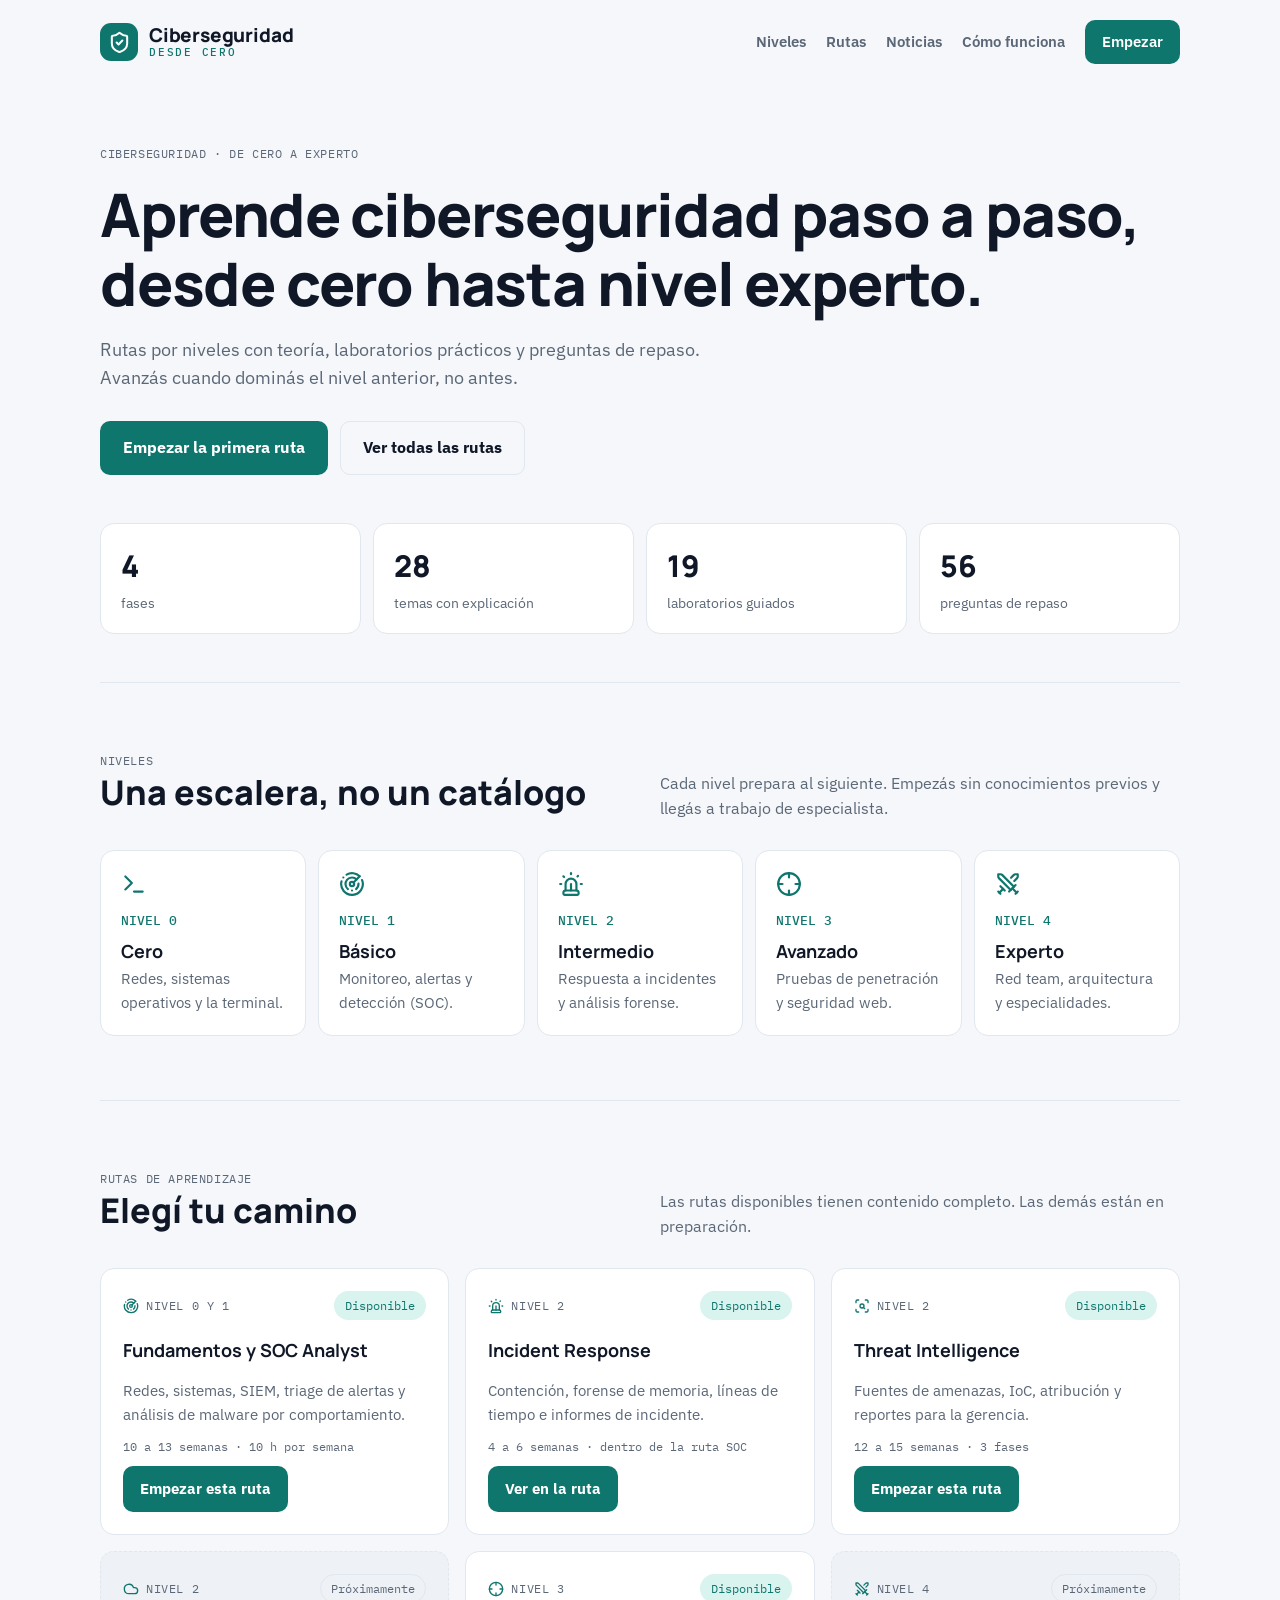
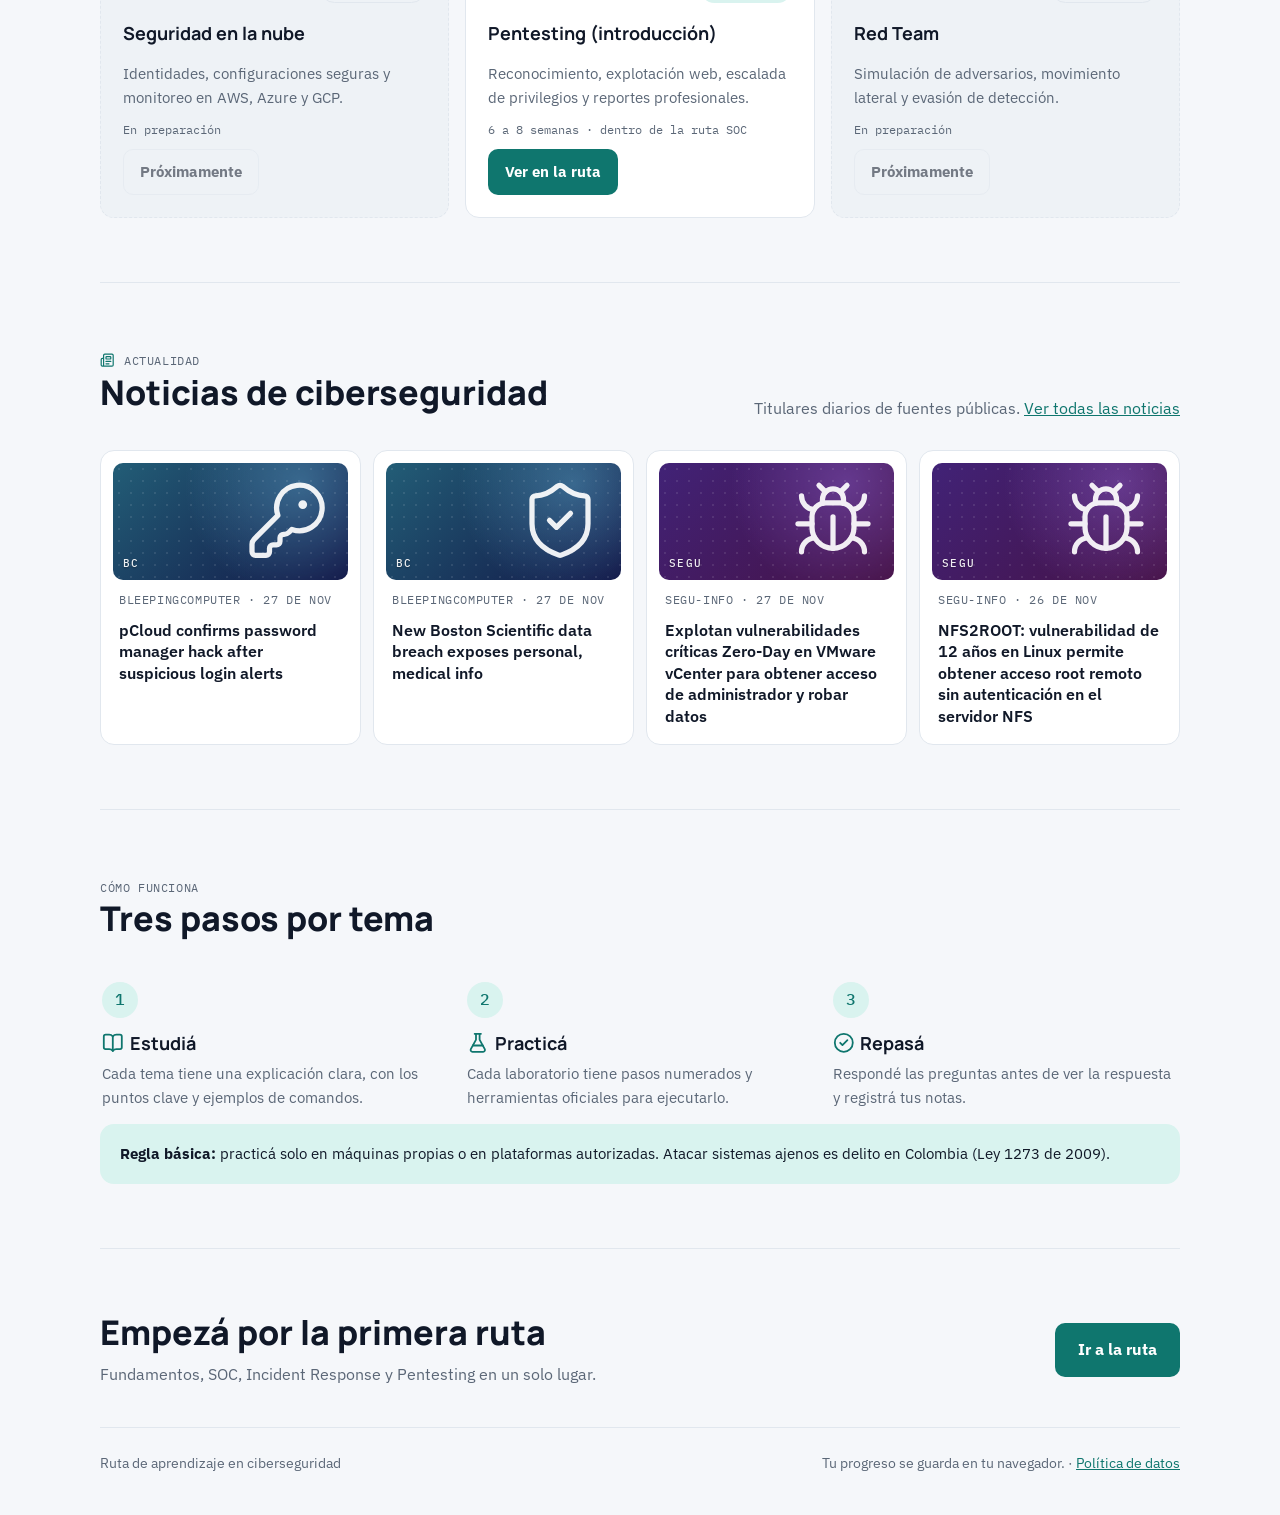
<file: index.html>
<!DOCTYPE html>
<html lang="es">
<head>
<meta charset="utf-8">
<meta name="viewport" content="width=device-width,initial-scale=1,viewport-fit=cover">
<title>Ciberseguridad desde cero: rutas de aprendizaje por niveles</title>
<meta name="description" content="Aprendé ciberseguridad desde cero con rutas por niveles: SOC Analyst, Incident Response, Pentesting y Threat Intelligence, con temas, laboratorios y preguntas.">
<meta property="og:title" content="Ciberseguridad desde cero: rutas de aprendizaje por niveles">
<meta property="og:description" content="Aprendé ciberseguridad desde cero con rutas por niveles: SOC Analyst, Incident Response, Pentesting y Threat Intelligence, con temas, laboratorios y preguntas.">
<meta property="og:type" content="website">
<meta property="og:url" content="https://dscamilo.github.io/ciberseguridad-desde-cero/">
<meta property="og:image" content="https://dscamilo.github.io/ciberseguridad-desde-cero/og-image.png">
<meta property="og:image:width" content="1200">
<meta property="og:image:height" content="630">
<meta property="og:image:alt" content="Ciberseguridad desde cero: rutas de aprendizaje por niveles">
<meta name="twitter:card" content="summary_large_image">
<meta property="og:locale" content="es_CO">
<link rel="canonical" href="https://dscamilo.github.io/ciberseguridad-desde-cero/">
<meta name="theme-color" content="#0f766e">
<link rel="icon" href="data:image/svg+xml,%3Csvg xmlns=%27http://www.w3.org/2000/svg%27 viewBox=%270 0 64 64%27%3E%3Crect width=%2764%27 height=%2764%27 rx=%2714%27 fill=%27%230f766e%27/%3E%3Cpath d=%27M32 12l18 7v13c0 11-8 18-18 21-10-3-18-10-18-21V19z%27 fill=%27none%27 stroke=%27white%27 stroke-width=%275%27 stroke-linejoin=%27round%27/%3E%3C/svg%3E">
<meta name="claude:viewport-fit-sides" content="cover">
<link rel="preconnect" href="https://fonts.googleapis.com">
<link rel="preconnect" href="https://fonts.gstatic.com" crossorigin>
<link rel="stylesheet" href="https://fonts.googleapis.com/css2?family=Manrope:wght@600;700;800&family=IBM+Plex+Sans:wght@400;500;600&family=IBM+Plex+Mono:wght@500&display=swap">
<link rel="stylesheet" href="assets/css/landing.css">
<link rel="stylesheet" href="assets/css/comun.css">
<link rel="stylesheet" href="assets/css/ilustracion.css">
</head>
<body>
<a class="skip" href="#contenido">Saltar al contenido</a>

<div class="wrap">
  <header class="top">
    <a class="marca" href="#" aria-label="Ciberseguridad desde cero, inicio"><span class="marca-logo" aria-hidden="true"><svg class="icono" focusable="false"><use href="assets/icons/sprite.svg#shield-check"></use></svg></span><span class="marca-texto"><span class="marca-nombre">Ciberseguridad</span><span class="marca-sub">desde cero</span></span></a>
    <nav class="links" aria-label="Principal">
      <a href="#niveles">Niveles</a>
      <a href="#rutas">Rutas</a>
      <a href="noticias/">Noticias</a>
      <a href="#como">Cómo funciona</a>
      <a class="btn btn-primary" href="ruta-ciberseguridad/" style="padding:9px 16px;font-size:15px">Empezar</a>
    </nav>
  </header>

  <section class="hero" id="contenido">
    <span class="mono">Ciberseguridad · de cero a experto</span>
    <h1>Aprende ciberseguridad paso a paso, desde cero hasta nivel experto.</h1>
    <p class="lede">Rutas por niveles con teoría, laboratorios prácticos y preguntas de repaso. Avanzás cuando dominás el nivel anterior, no antes.</p>
    <div class="hero-actions">
      <a class="btn btn-primary" href="ruta-ciberseguridad/">Empezar la primera ruta</a>
      <a class="btn btn-ghost" href="#rutas">Ver todas las rutas</a>
    </div>
    <div class="stats" aria-label="Contenido de la primera ruta">
      <div class="stat"><b>4</b><span>fases</span></div>
      <div class="stat"><b>28</b><span>temas con explicación</span></div>
      <div class="stat"><b>19</b><span>laboratorios guiados</span></div>
      <div class="stat"><b>56</b><span>preguntas de repaso</span></div>
    </div>
  </section>

  <section class="block" id="niveles">
    <div class="sec-head">
      <div>
        <span class="mono">Niveles</span>
        <h2>Una escalera, no un catálogo</h2>
      </div>
      <p>Cada nivel prepara al siguiente. Empezás sin conocimientos previos y llegás a trabajo de especialista.</p>
    </div>
    <div class="levels">
      <div class="level"><svg class="icono nivel-ico" aria-hidden="true" focusable="false"><use href="assets/icons/sprite.svg#terminal"></use></svg><span class="n">NIVEL 0</span><h3>Cero</h3><p>Redes, sistemas operativos y la terminal.</p></div>
      <div class="level"><svg class="icono nivel-ico" aria-hidden="true" focusable="false"><use href="assets/icons/sprite.svg#radar"></use></svg><span class="n">NIVEL 1</span><h3>Básico</h3><p>Monitoreo, alertas y detección (SOC).</p></div>
      <div class="level"><svg class="icono nivel-ico" aria-hidden="true" focusable="false"><use href="assets/icons/sprite.svg#siren"></use></svg><span class="n">NIVEL 2</span><h3>Intermedio</h3><p>Respuesta a incidentes y análisis forense.</p></div>
      <div class="level"><svg class="icono nivel-ico" aria-hidden="true" focusable="false"><use href="assets/icons/sprite.svg#crosshair"></use></svg><span class="n">NIVEL 3</span><h3>Avanzado</h3><p>Pruebas de penetración y seguridad web.</p></div>
      <div class="level"><svg class="icono nivel-ico" aria-hidden="true" focusable="false"><use href="assets/icons/sprite.svg#swords"></use></svg><span class="n">NIVEL 4</span><h3>Experto</h3><p>Red team, arquitectura y especialidades.</p></div>
    </div>
  </section>

  <section class="block" id="rutas">
    <div class="sec-head">
      <div>
        <span class="mono">Rutas de aprendizaje</span>
        <h2>Elegí tu camino</h2>
      </div>
      <p>Las rutas disponibles tienen contenido completo. Las demás están en preparación.</p>
    </div>
    <div class="routes">
      <article class="route">
        <div class="route-top"><span class="mono"><svg class="icono" aria-hidden="true" focusable="false"><use href="assets/icons/sprite.svg#radar"></use></svg> Nivel 0 y 1</span><span class="tag ok">Disponible</span></div>
        <h3>Fundamentos y SOC Analyst</h3>
        <p>Redes, sistemas, SIEM, triage de alertas y análisis de malware por comportamiento.</p>
        <span class="meta">10 a 13 semanas · 10 h por semana</span>
        <a class="btn btn-primary" href="fundamentos-soc/">Empezar esta ruta</a>
      </article>
      <article class="route">
        <div class="route-top"><span class="mono"><svg class="icono" aria-hidden="true" focusable="false"><use href="assets/icons/sprite.svg#siren"></use></svg> Nivel 2</span><span class="tag ok">Disponible</span></div>
        <h3>Incident Response</h3>
        <p>Contención, forense de memoria, líneas de tiempo e informes de incidente.</p>
        <span class="meta">4 a 6 semanas · dentro de la ruta SOC</span>
        <a class="btn btn-primary" href="incident-response/">Ver en la ruta</a>
      </article>
      <article class="route">
        <div class="route-top"><span class="mono"><svg class="icono" aria-hidden="true" focusable="false"><use href="assets/icons/sprite.svg#scan-search"></use></svg> Nivel 2</span><span class="tag ok">Disponible</span></div>
        <h3>Threat Intelligence</h3>
        <p>Fuentes de amenazas, IoC, atribución y reportes para la gerencia.</p>
        <span class="meta">12 a 15 semanas · 3 fases</span>
        <a class="btn btn-primary" href="threat-intelligence/">Empezar esta ruta</a>
      </article>
      <article class="route soon">
        <div class="route-top"><span class="mono"><svg class="icono" aria-hidden="true" focusable="false"><use href="assets/icons/sprite.svg#cloud"></use></svg> Nivel 2</span><span class="tag">Próximamente</span></div>
        <h3>Seguridad en la nube</h3>
        <p>Identidades, configuraciones seguras y monitoreo en AWS, Azure y GCP.</p>
        <span class="meta">En preparación</span>
        <span class="btn btn-ghost" aria-disabled="true">Próximamente</span>
      </article>
      <article class="route">
        <div class="route-top"><span class="mono"><svg class="icono" aria-hidden="true" focusable="false"><use href="assets/icons/sprite.svg#crosshair"></use></svg> Nivel 3</span><span class="tag ok">Disponible</span></div>
        <h3>Pentesting (introducción)</h3>
        <p>Reconocimiento, explotación web, escalada de privilegios y reportes profesionales.</p>
        <span class="meta">6 a 8 semanas · dentro de la ruta SOC</span>
        <a class="btn btn-primary" href="pentesting/">Ver en la ruta</a>
      </article>
      <article class="route soon">
        <div class="route-top"><span class="mono"><svg class="icono" aria-hidden="true" focusable="false"><use href="assets/icons/sprite.svg#swords"></use></svg> Nivel 4</span><span class="tag">Próximamente</span></div>
        <h3>Red Team</h3>
        <p>Simulación de adversarios, movimiento lateral y evasión de detección.</p>
        <span class="meta">En preparación</span>
        <span class="btn btn-ghost" aria-disabled="true">Próximamente</span>
      </article>
    </div>
  </section>

  <section class="block" id="noticias">
    <div class="sec-head">
      <div>
        <span class="mono"><svg class="icono" aria-hidden="true" focusable="false"><use href="assets/icons/sprite.svg#newspaper"></use></svg> Actualidad</span>
        <h2>Noticias de ciberseguridad</h2>
      </div>
      <p>Titulares diarios de fuentes públicas. <a href="noticias/">Ver todas las noticias</a></p>
    </div>
    <ul class="news-preview" id="news-preview">
      <li class="news-vacio">Cargando noticias…</li>
    </ul>
    <noscript><p><a href="noticias/">Ver las noticias de ciberseguridad</a></p></noscript>
  </section>

  <section class="block" id="como">
    <div class="sec-head">
      <div>
        <span class="mono">Cómo funciona</span>
        <h2>Tres pasos por tema</h2>
      </div>
    </div>
    <div class="steps">
      <div class="step"><span class="num">1</span><h3><svg class="icono" aria-hidden="true" focusable="false"><use href="assets/icons/sprite.svg#book-open"></use></svg> Estudiá</h3><p>Cada tema tiene una explicación clara, con los puntos clave y ejemplos de comandos.</p></div>
      <div class="step"><span class="num">2</span><h3><svg class="icono" aria-hidden="true" focusable="false"><use href="assets/icons/sprite.svg#flask-conical"></use></svg> Practicá</h3><p>Cada laboratorio tiene pasos numerados y herramientas oficiales para ejecutarlo.</p></div>
      <div class="step"><span class="num">3</span><h3><svg class="icono" aria-hidden="true" focusable="false"><use href="assets/icons/sprite.svg#circle-check"></use></svg> Repasá</h3><p>Respondé las preguntas antes de ver la respuesta y registrá tus notas.</p></div>
    </div>
    <div class="note"><strong>Regla básica:</strong> practicá solo en máquinas propias o en plataformas autorizadas. Atacar sistemas ajenos es delito en Colombia (Ley 1273 de 2009).</div>
  </section>

  <section class="cta">
    <div class="row">
      <div>
        <h2>Empezá por la primera ruta</h2>
        <p class="lede" style="font-size:16px">Fundamentos, SOC, Incident Response y Pentesting en un solo lugar.</p>
      </div>
      <a class="btn btn-primary" href="ruta-ciberseguridad/">Ir a la ruta</a>
    </div>
  </section>

  <footer>
    <span>Ruta de aprendizaje en ciberseguridad</span>
    <span>Tu progreso se guarda en tu navegador. · <a href="privacidad/">Política de datos</a></span>
  </footer>
</div>
<script src="assets/js/iconos.js"></script>
<script src="assets/js/ilustracion.js"></script>
<script src="assets/js/landing-noticias.js"></script>
</body>
</html>
</file>
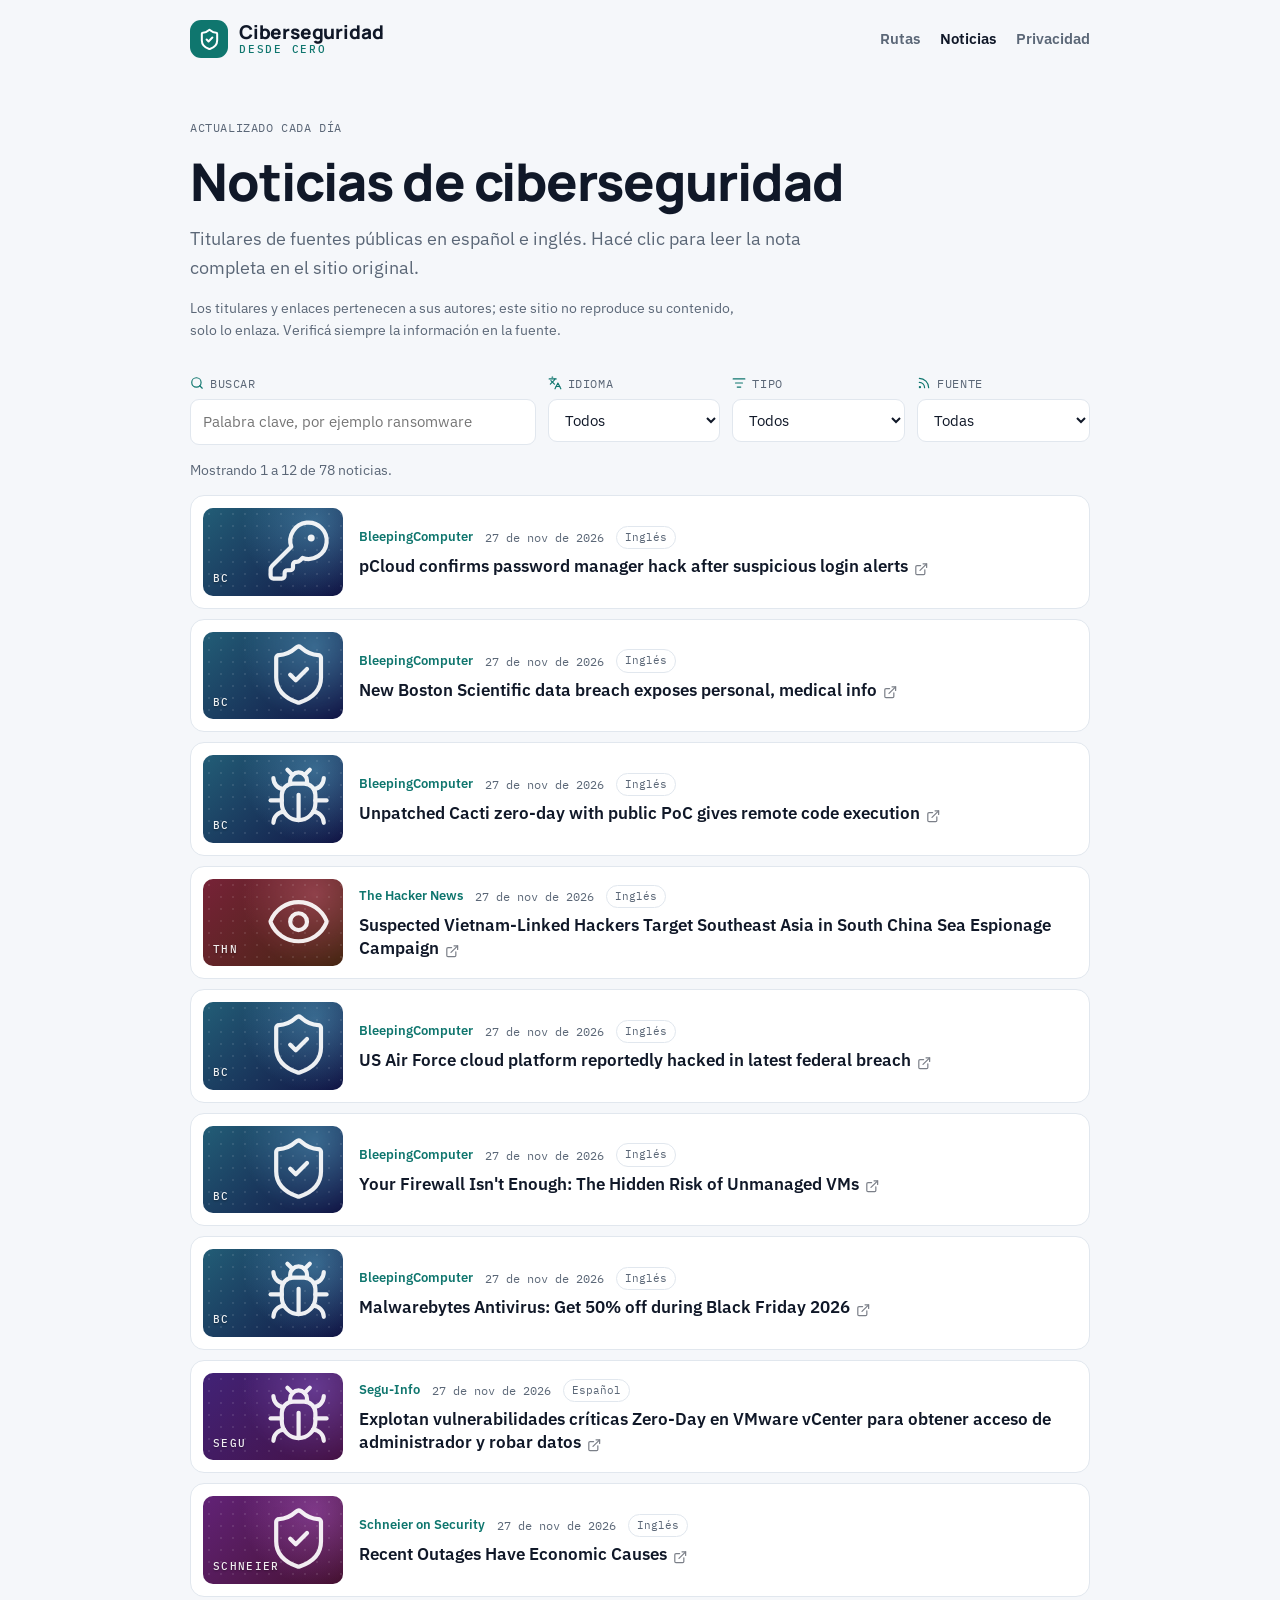
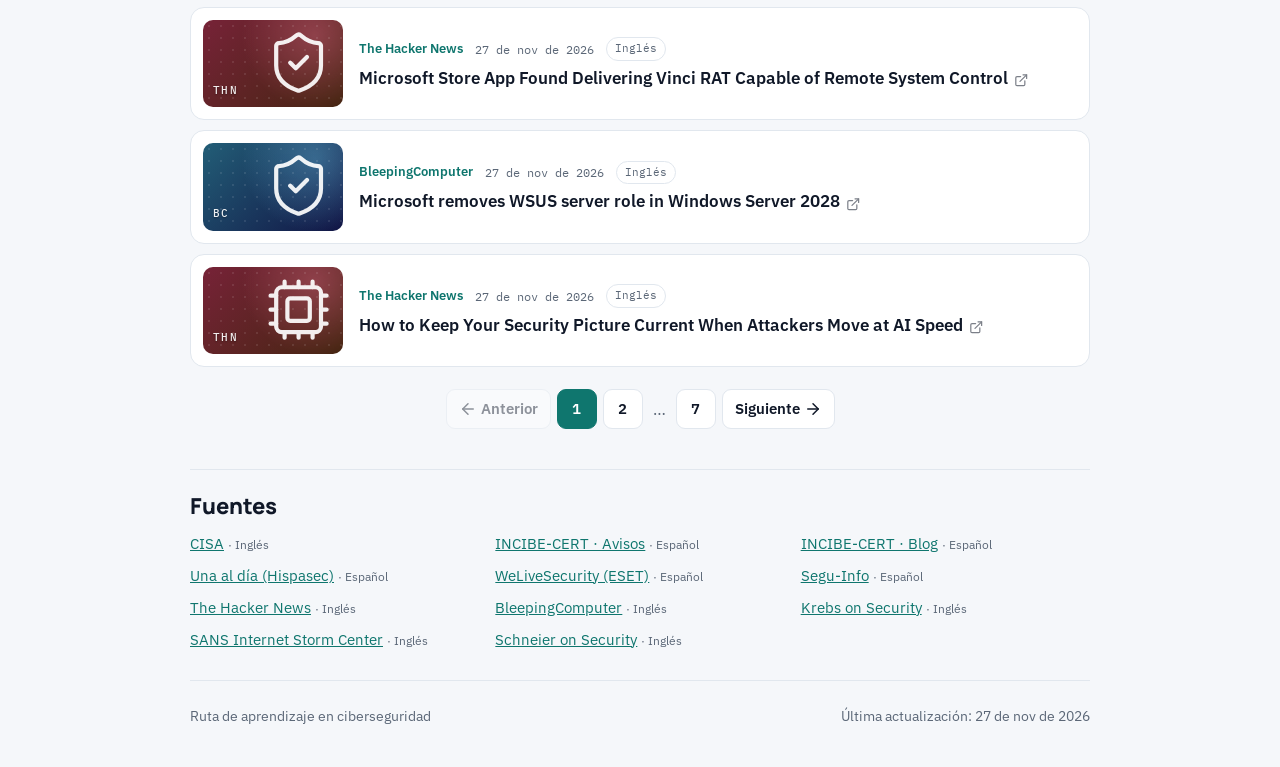
<file: noticias/index.html>
<!DOCTYPE html>
<html lang="es">
<head>
<meta charset="utf-8">
<meta name="viewport" content="width=device-width,initial-scale=1,viewport-fit=cover">
<title>Noticias de ciberseguridad y seguridad informática | Ciberseguridad desde cero</title>
<meta name="description" content="Titulares diarios de ciberseguridad en español e inglés desde fuentes públicas como CISA, INCIBE-CERT, The Hacker News y SANS. Filtrá por idioma, tipo y fuente.">
<meta property="og:title" content="Noticias de ciberseguridad y seguridad informática | Ciberseguridad desde cero">
<meta property="og:description" content="Titulares diarios de ciberseguridad en español e inglés desde fuentes públicas. Filtrá por idioma, tipo y fuente.">
<meta property="og:type" content="website">
<meta property="og:url" content="https://dscamilo.github.io/ciberseguridad-desde-cero/noticias/">
<meta property="og:image" content="https://dscamilo.github.io/ciberseguridad-desde-cero/og-image.png">
<meta property="og:image:width" content="1200">
<meta property="og:image:height" content="630">
<meta property="og:image:alt" content="Ciberseguridad desde cero: rutas de aprendizaje por niveles">
<meta name="twitter:card" content="summary_large_image">
<meta property="og:locale" content="es_CO">
<link rel="canonical" href="https://dscamilo.github.io/ciberseguridad-desde-cero/noticias/">
<meta name="theme-color" content="#0f766e">
<link rel="icon" href="data:image/svg+xml,%3Csvg xmlns=%27http://www.w3.org/2000/svg%27 viewBox=%270 0 64 64%27%3E%3Crect width=%2764%27 height=%2764%27 rx=%2714%27 fill=%27%230f766e%27/%3E%3Cpath d=%27M32 12l18 7v13c0 11-8 18-18 21-10-3-18-10-18-21V19z%27 fill=%27none%27 stroke=%27white%27 stroke-width=%275%27 stroke-linejoin=%27round%27/%3E%3C/svg%3E">
<link rel="preconnect" href="https://fonts.googleapis.com">
<link rel="preconnect" href="https://fonts.gstatic.com" crossorigin>
<link rel="stylesheet" href="https://fonts.googleapis.com/css2?family=Manrope:wght@600;700;800&family=IBM+Plex+Sans:wght@400;500;600&family=IBM+Plex+Mono:wght@500&display=swap">
<link rel="stylesheet" href="estilos.css">
<link rel="stylesheet" href="../assets/css/comun.css">
<link rel="stylesheet" href="../assets/css/ilustracion.css">
</head>
<body>
<a class="skip" href="#contenido">Saltar al contenido</a>
<div class="wrap">
  <header class="top">
    <a class="marca" href="../" aria-label="Ciberseguridad desde cero, inicio"><span class="marca-logo" aria-hidden="true"><svg class="icono" focusable="false"><use href="../assets/icons/sprite.svg#shield-check"></use></svg></span><span class="marca-texto"><span class="marca-nombre">Ciberseguridad</span><span class="marca-sub">desde cero</span></span></a>
    <nav class="links" aria-label="Principal">
      <a href="../#rutas">Rutas</a>
      <a href="./" aria-current="page">Noticias</a>
      <a href="../privacidad/">Privacidad</a>
    </nav>
  </header>

  <main id="contenido" tabindex="-1">
    <section class="hero">
      <span class="mono">Actualizado cada día</span>
      <h1>Noticias de ciberseguridad</h1>
      <p class="lede">Titulares de fuentes públicas en español e inglés. Hacé clic para leer la nota completa en el sitio original.</p>
      <p class="aviso">Los titulares y enlaces pertenecen a sus autores; este sitio no reproduce su contenido, solo lo enlaza. Verificá siempre la información en la fuente.</p>
    </section>

    <section class="filtros" aria-label="Filtros" hidden>
      <label class="campo grande"><span class="mono"><svg class="icono" aria-hidden="true" focusable="false"><use href="../assets/icons/sprite.svg#search"></use></svg> Buscar</span><input type="search" id="q" placeholder="Palabra clave, por ejemplo ransomware" autocomplete="off"></label>
      <label class="campo"><span class="mono"><svg class="icono" aria-hidden="true" focusable="false"><use href="../assets/icons/sprite.svg#languages"></use></svg> Idioma</span>
        <select id="idioma"><option value="">Todos</option><option value="es">Español</option><option value="en">Inglés</option></select></label>
      <label class="campo"><span class="mono"><svg class="icono" aria-hidden="true" focusable="false"><use href="../assets/icons/sprite.svg#list-filter"></use></svg> Tipo</span>
        <select id="tipo"><option value="">Todos</option><option value="noticias">Noticias y análisis</option><option value="avisos">Avisos de vulnerabilidades</option></select></label>
      <label class="campo"><span class="mono"><svg class="icono" aria-hidden="true" focusable="false"><use href="../assets/icons/sprite.svg#rss"></use></svg> Fuente</span>
        <select id="fuente"><option value="">Todas</option></select></label>
    </section>

    <p class="estado" id="estado" role="status" aria-live="polite" tabindex="-1">Cargando noticias…</p>
    <ul class="lista" id="lista"></ul>
    <nav class="paginacion" id="paginacion" aria-label="Paginación de noticias" hidden></nav>

    <section class="fuentes" id="fuentes" hidden>
      <h2>Fuentes</h2>
      <ul id="fuentes-lista"></ul>
    </section>

    <noscript><p class="estado">Para ver las noticias necesitás activar JavaScript. También podés visitar directamente las fuentes: <a href="https://www.cisa.gov/news-events/cybersecurity-advisories" rel="noopener">CISA</a>, <a href="https://www.incibe.es/incibe-cert/blog" rel="noopener">INCIBE-CERT</a> y <a href="https://thehackernews.com" rel="noopener">The Hacker News</a>.</p></noscript>
  </main>

  <footer>
    <span>Ruta de aprendizaje en ciberseguridad</span>
    <span id="actualizado"></span>
  </footer>
</div>
<script src="../assets/js/iconos.js"></script>
<script src="../assets/js/ilustracion.js"></script>
<script src="app.js"></script>
</body>
</html>
</file>
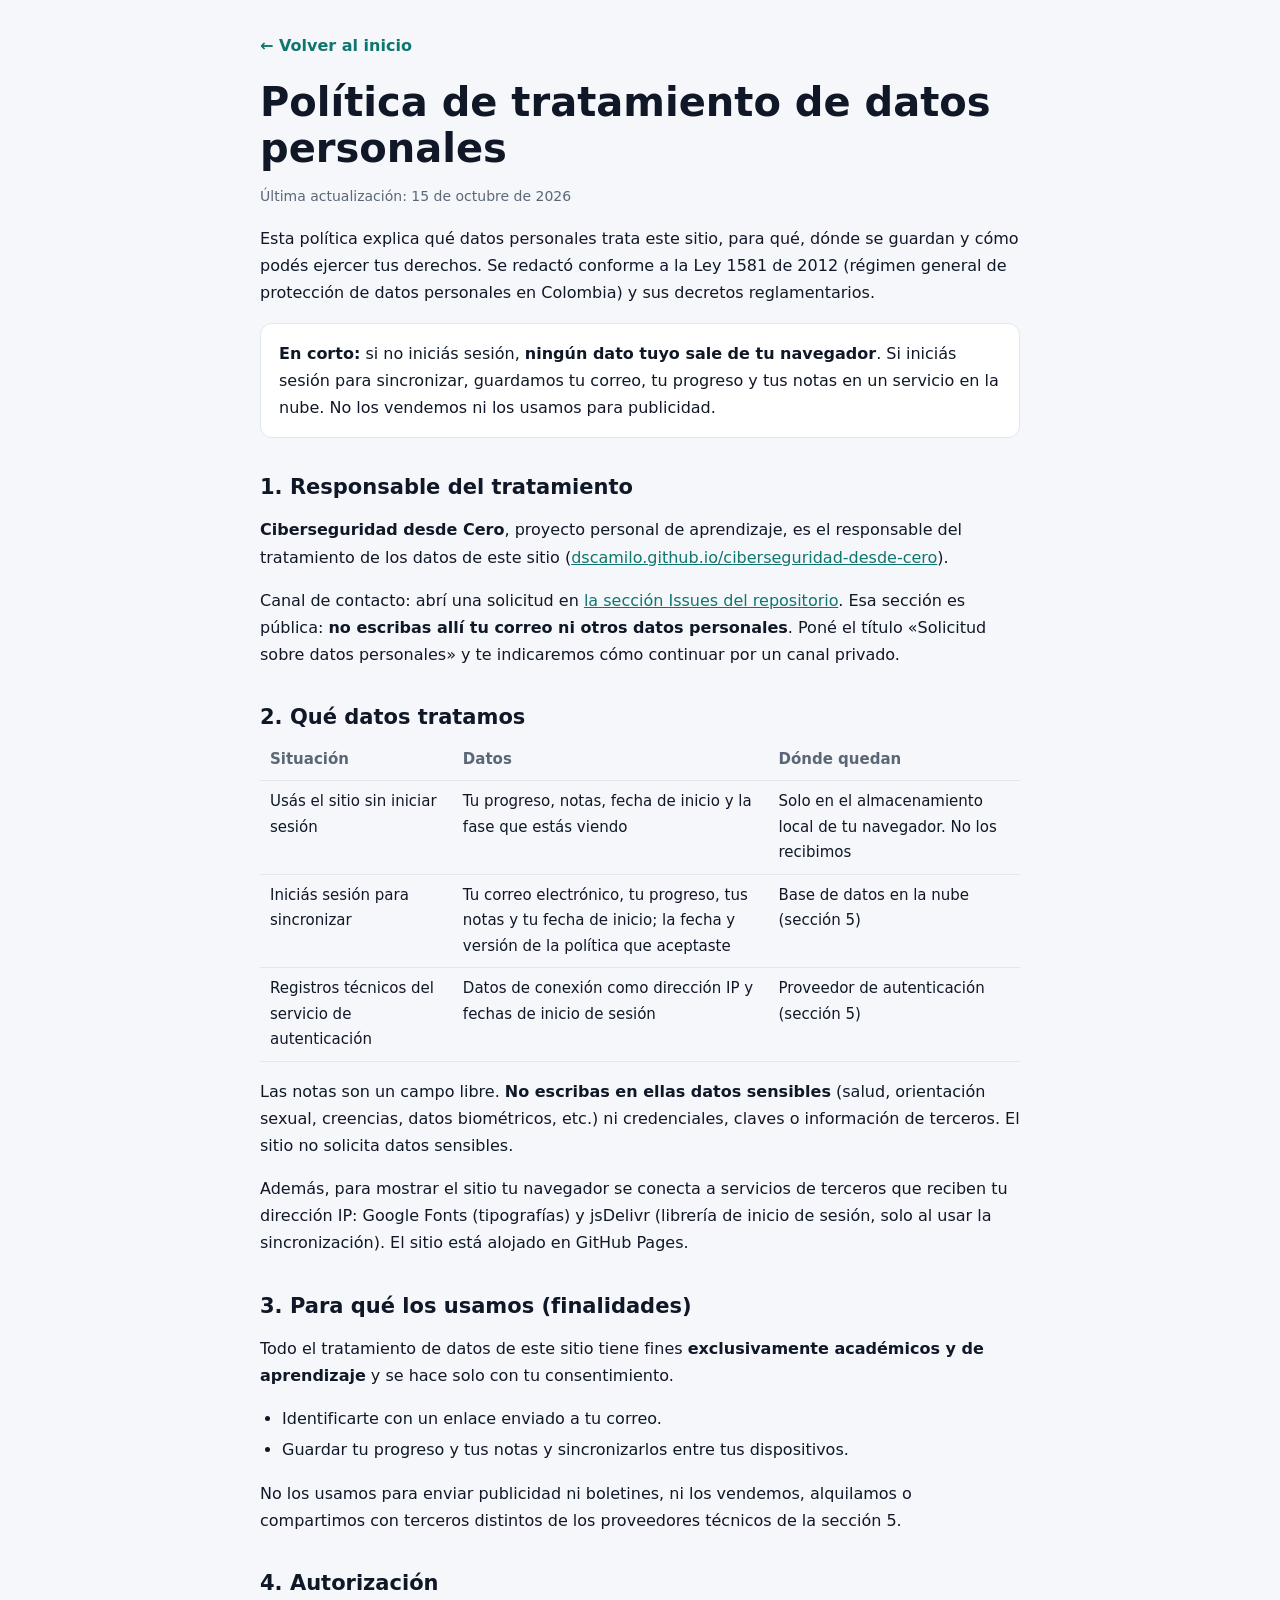
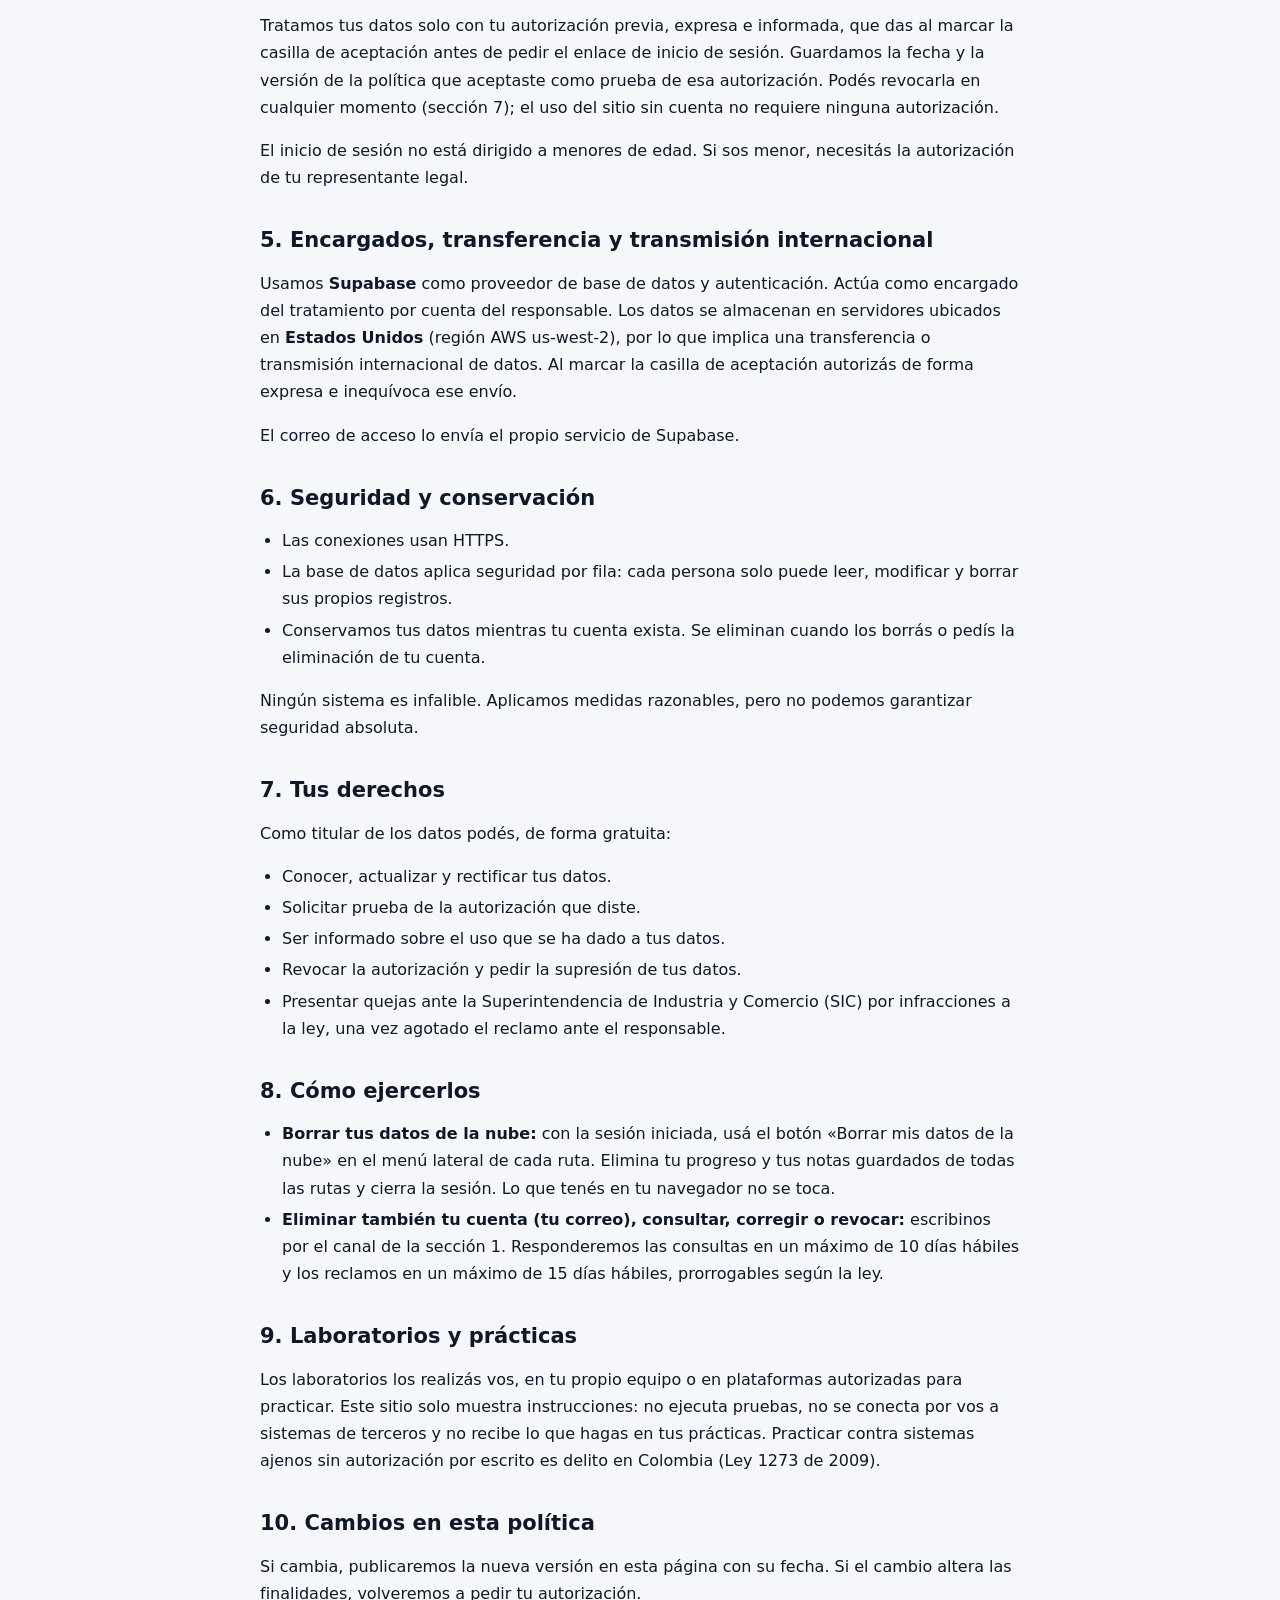
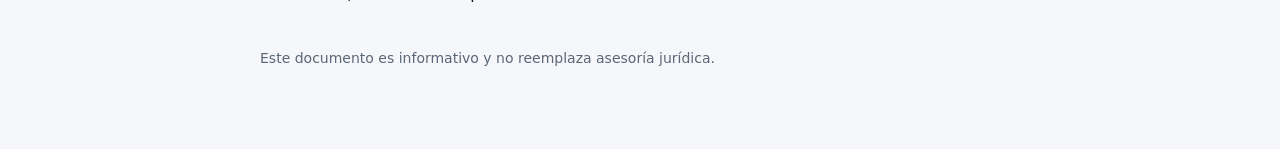
<file: privacidad/index.html>
<!DOCTYPE html>
<html lang="es">
<head>
<meta charset="utf-8">
<meta name="viewport" content="width=device-width,initial-scale=1,viewport-fit=cover">
<title>Política de tratamiento de datos personales | Ciberseguridad desde cero</title>
<meta name="description" content="Qué datos personales guarda Ciberseguridad desde cero si iniciás sesión, para qué se usan, dónde se almacenan y cómo ejercer tus derechos según la Ley 1581 de 2012.">
<meta property="og:title" content="Política de tratamiento de datos personales | Ciberseguridad desde cero">
<meta property="og:description" content="Qué datos guarda el sitio si iniciás sesión, para qué se usan, dónde se almacenan y cómo ejercer tus derechos.">
<meta property="og:type" content="website">
<meta property="og:url" content="https://dscamilo.github.io/ciberseguridad-desde-cero/privacidad/">
<meta property="og:locale" content="es_CO">
<link rel="canonical" href="https://dscamilo.github.io/ciberseguridad-desde-cero/privacidad/">
<meta name="theme-color" content="#0f766e">
<style>
:root{--bg:#f5f7fa;--surface:#ffffff;--ink:#101828;--muted:#5b6777;--line:#e1e7ee;--accent:#0f766e;color-scheme:light}
@media (prefers-color-scheme:dark){:root{--bg:#0b1117;--surface:#121b25;--ink:#e6edf5;--muted:#93a3b4;--line:#22303e;--accent:#2dd4bf;color-scheme:dark}}
*{box-sizing:border-box}
body{margin:0;background:var(--bg);color:var(--ink);font-family:system-ui,-apple-system,"Segoe UI",sans-serif;font-size:16px;line-height:1.7;padding:0 max(20px,env(safe-area-inset-left,0px))}
.wrap{max-width:760px;margin:0 auto;padding:32px 0 64px}
a{color:var(--accent)}
.back{display:inline-block;margin-bottom:20px;font-weight:600;text-decoration:none}
h1{font-size:clamp(28px,5vw,40px);line-height:1.15;margin:0 0 8px}
h2{font-size:21px;margin:36px 0 8px;line-height:1.25}
p,li{color:var(--ink)}
.muted{color:var(--muted);font-size:14px}
ul{padding-left:22px}
li{margin:4px 0}
.box{background:var(--surface);border:1px solid var(--line);border-radius:12px;padding:16px 18px;margin:16px 0}
table{width:100%;border-collapse:collapse;font-size:15px}
th,td{text-align:left;padding:8px 10px;border-bottom:1px solid var(--line);vertical-align:top}
th{color:var(--muted);font-weight:600}
.table-wrap{overflow-x:auto}
</style>
</head>
<body>
<div class="wrap">
<a class="back" href="../">← Volver al inicio</a>
<h1>Política de tratamiento de datos personales</h1>
<p class="muted">Última actualización: 15 de octubre de 2026</p>

<p>Esta política explica qué datos personales trata este sitio, para qué, dónde se guardan y cómo podés ejercer tus derechos. Se redactó conforme a la Ley 1581 de 2012 (régimen general de protección de datos personales en Colombia) y sus decretos reglamentarios.</p>

<div class="box"><strong>En corto:</strong> si no iniciás sesión, <strong>ningún dato tuyo sale de tu navegador</strong>. Si iniciás sesión para sincronizar, guardamos tu correo, tu progreso y tus notas en un servicio en la nube. No los vendemos ni los usamos para publicidad.</div>

<h2>1. Responsable del tratamiento</h2>
<p><strong>Ciberseguridad desde Cero</strong>, proyecto personal de aprendizaje, es el responsable del tratamiento de los datos de este sitio (<a href="https://dscamilo.github.io/ciberseguridad-desde-cero/">dscamilo.github.io/ciberseguridad-desde-cero</a>).</p>
<p>Canal de contacto: abrí una solicitud en <a href="https://github.com/DSCamilo/ciberseguridad-desde-cero/issues" rel="noopener">la sección Issues del repositorio</a>. Esa sección es pública: <strong>no escribas allí tu correo ni otros datos personales</strong>. Poné el título «Solicitud sobre datos personales» y te indicaremos cómo continuar por un canal privado.</p>

<h2>2. Qué datos tratamos</h2>
<div class="table-wrap"><table>
<tr><th>Situación</th><th>Datos</th><th>Dónde quedan</th></tr>
<tr><td>Usás el sitio sin iniciar sesión</td><td>Tu progreso, notas, fecha de inicio y la fase que estás viendo</td><td>Solo en el almacenamiento local de tu navegador. No los recibimos</td></tr>
<tr><td>Iniciás sesión para sincronizar</td><td>Tu correo electrónico, tu progreso, tus notas y tu fecha de inicio; la fecha y versión de la política que aceptaste</td><td>Base de datos en la nube (sección 5)</td></tr>
<tr><td>Registros técnicos del servicio de autenticación</td><td>Datos de conexión como dirección IP y fechas de inicio de sesión</td><td>Proveedor de autenticación (sección 5)</td></tr>
</table></div>
<p>Las notas son un campo libre. <strong>No escribas en ellas datos sensibles</strong> (salud, orientación sexual, creencias, datos biométricos, etc.) ni credenciales, claves o información de terceros. El sitio no solicita datos sensibles.</p>
<p>Además, para mostrar el sitio tu navegador se conecta a servicios de terceros que reciben tu dirección IP: Google Fonts (tipografías) y jsDelivr (librería de inicio de sesión, solo al usar la sincronización). El sitio está alojado en GitHub Pages.</p>

<h2>3. Para qué los usamos (finalidades)</h2>
<p>Todo el tratamiento de datos de este sitio tiene fines <strong>exclusivamente académicos y de aprendizaje</strong> y se hace solo con tu consentimiento.</p>
<ul>
<li>Identificarte con un enlace enviado a tu correo.</li>
<li>Guardar tu progreso y tus notas y sincronizarlos entre tus dispositivos.</li>
</ul>
<p>No los usamos para enviar publicidad ni boletines, ni los vendemos, alquilamos o compartimos con terceros distintos de los proveedores técnicos de la sección 5.</p>

<h2>4. Autorización</h2>
<p>Tratamos tus datos solo con tu autorización previa, expresa e informada, que das al marcar la casilla de aceptación antes de pedir el enlace de inicio de sesión. Guardamos la fecha y la versión de la política que aceptaste como prueba de esa autorización. Podés revocarla en cualquier momento (sección 7); el uso del sitio sin cuenta no requiere ninguna autorización.</p>
<p>El inicio de sesión no está dirigido a menores de edad. Si sos menor, necesitás la autorización de tu representante legal.</p>

<h2>5. Encargados, transferencia y transmisión internacional</h2>
<p>Usamos <strong>Supabase</strong> como proveedor de base de datos y autenticación. Actúa como encargado del tratamiento por cuenta del responsable. Los datos se almacenan en servidores ubicados en <strong>Estados Unidos</strong> (región AWS us-west-2), por lo que implica una transferencia o transmisión internacional de datos. Al marcar la casilla de aceptación autorizás de forma expresa e inequívoca ese envío.</p>
<p>El correo de acceso lo envía el propio servicio de Supabase.</p>

<h2>6. Seguridad y conservación</h2>
<ul>
<li>Las conexiones usan HTTPS.</li>
<li>La base de datos aplica seguridad por fila: cada persona solo puede leer, modificar y borrar sus propios registros.</li>
<li>Conservamos tus datos mientras tu cuenta exista. Se eliminan cuando los borrás o pedís la eliminación de tu cuenta.</li>
</ul>
<p>Ningún sistema es infalible. Aplicamos medidas razonables, pero no podemos garantizar seguridad absoluta.</p>

<h2>7. Tus derechos</h2>
<p>Como titular de los datos podés, de forma gratuita:</p>
<ul>
<li>Conocer, actualizar y rectificar tus datos.</li>
<li>Solicitar prueba de la autorización que diste.</li>
<li>Ser informado sobre el uso que se ha dado a tus datos.</li>
<li>Revocar la autorización y pedir la supresión de tus datos.</li>
<li>Presentar quejas ante la Superintendencia de Industria y Comercio (SIC) por infracciones a la ley, una vez agotado el reclamo ante el responsable.</li>
</ul>

<h2>8. Cómo ejercerlos</h2>
<ul>
<li><strong>Borrar tus datos de la nube:</strong> con la sesión iniciada, usá el botón «Borrar mis datos de la nube» en el menú lateral de cada ruta. Elimina tu progreso y tus notas guardados de todas las rutas y cierra la sesión. Lo que tenés en tu navegador no se toca.</li>
<li><strong>Eliminar también tu cuenta (tu correo), consultar, corregir o revocar:</strong> escribinos por el canal de la sección 1. Responderemos las consultas en un máximo de 10 días hábiles y los reclamos en un máximo de 15 días hábiles, prorrogables según la ley.</li>
</ul>

<h2>9. Laboratorios y prácticas</h2>
<p>Los laboratorios los realizás vos, en tu propio equipo o en plataformas autorizadas para practicar. Este sitio solo muestra instrucciones: no ejecuta pruebas, no se conecta por vos a sistemas de terceros y no recibe lo que hagas en tus prácticas. Practicar contra sistemas ajenos sin autorización por escrito es delito en Colombia (Ley 1273 de 2009).</p>

<h2>10. Cambios en esta política</h2>
<p>Si cambia, publicaremos la nueva versión en esta página con su fecha. Si el cambio altera las finalidades, volveremos a pedir tu autorización.</p>

<p class="muted" style="margin-top:40px">Este documento es informativo y no reemplaza asesoría jurídica.</p>
</div>
</body>
</html>
</file>
<file: assets/css/landing.css>
:root{--bg:#f5f7fa;--surface:#ffffff;--surface-2:#eef2f6;--ink:#101828;--muted:#5b6777;--line:#e1e7ee;--accent:#0f766e;--accent-soft:#d9f3ef;--on-accent:#ffffff;--radius:14px;color-scheme:light}
@media (prefers-color-scheme:dark){:root:not([data-theme="light"]){--bg:#0b1117;--surface:#121b25;--surface-2:#18242f;--ink:#e6edf5;--muted:#93a3b4;--line:#22303e;--accent:#2dd4bf;--accent-soft:#11302c;--on-accent:#0b1117;color-scheme:dark}}
:root[data-theme="dark"]{--bg:#0b1117;--surface:#121b25;--surface-2:#18242f;--ink:#e6edf5;--muted:#93a3b4;--line:#22303e;--accent:#2dd4bf;--accent-soft:#11302c;--on-accent:#0b1117;color-scheme:dark}
*{box-sizing:border-box}
body{margin:0;background:var(--bg);color:var(--ink);font-family:"IBM Plex Sans",system-ui,-apple-system,"Segoe UI",sans-serif;font-size:16px;line-height:1.6;padding-left:max(20px,env(safe-area-inset-left,0px));padding-right:max(20px,env(safe-area-inset-right,0px))}
.wrap{max-width:1080px;margin:0 auto;min-width:0}
h1,h2,h3,.brand{font-family:"Manrope",system-ui,sans-serif;line-height:1.15}
h1{font-size:clamp(34px,6vw,60px);font-weight:800;margin:14px 0 18px;text-wrap:balance;letter-spacing:-.02em}
h2{font-size:clamp(24px,3.5vw,34px);font-weight:800;margin:0 0 10px;text-wrap:balance}
h3{font-size:18px;font-weight:700;margin:10px 0 8px}
p{margin:0}
.mono{font-family:"IBM Plex Mono",ui-monospace,Menlo,Consolas,monospace;font-size:12px;letter-spacing:.05em;text-transform:uppercase;color:var(--muted)}
.lede{font-size:18px;color:var(--muted);max-width:60ch}
a{color:var(--accent)}
:focus-visible{outline:2px solid var(--accent);outline-offset:3px;border-radius:4px}
header.top{display:flex;align-items:center;justify-content:space-between;gap:16px;padding:20px 0;flex-wrap:wrap}
nav.links{display:flex;gap:20px;align-items:center;flex-wrap:wrap}
nav.links a{color:var(--muted);text-decoration:none;font-weight:600;font-size:15px}
nav.links a:hover{color:var(--ink)}
nav.links a.btn-primary,nav.links a.btn-primary:hover{color:var(--on-accent)}
.btn{display:inline-flex;align-items:center;gap:8px;padding:13px 22px;border-radius:10px;font-weight:700;font-size:16px;text-decoration:none;border:1px solid transparent;cursor:pointer;font-family:inherit}
.btn-primary{background:var(--accent);color:var(--on-accent)}
.btn-primary:hover{filter:brightness(1.07)}
.btn-ghost{background:transparent;color:var(--ink);border-color:var(--line)}
.btn-ghost:hover{border-color:var(--muted)}
.btn[aria-disabled="true"]{opacity:.55;cursor:not-allowed;pointer-events:none}
.hero{padding:56px 0 48px}
.hero-actions{display:flex;gap:12px;flex-wrap:wrap;margin-top:28px}
.stats{display:grid;grid-template-columns:repeat(auto-fit,minmax(150px,1fr));gap:12px;margin-top:48px}
.stat{background:var(--surface);border:1px solid var(--line);border-radius:var(--radius);padding:18px 20px}
.stat b{display:block;font-family:"Manrope",sans-serif;font-size:30px;font-weight:800}
.stat span{color:var(--muted);font-size:14px}
section.block{padding:64px 0;border-top:1px solid var(--line)}
.sec-head{display:flex;justify-content:space-between;align-items:end;gap:20px;flex-wrap:wrap;margin-bottom:28px}
.sec-head p{color:var(--muted);max-width:52ch}
.levels{display:grid;grid-template-columns:repeat(auto-fit,minmax(200px,1fr));gap:12px;counter-reset:lv}
.level{background:var(--surface);border:1px solid var(--line);border-radius:var(--radius);padding:20px;position:relative}
.level .n{font-family:"IBM Plex Mono",monospace;font-size:13px;color:var(--accent);font-weight:500}
.level h3{margin:8px 0 6px}
.level p{color:var(--muted);font-size:15px}
.routes{display:grid;grid-template-columns:repeat(auto-fit,minmax(260px,1fr));gap:16px}
.route{background:var(--surface);border:1px solid var(--line);border-radius:var(--radius);padding:22px;display:flex;flex-direction:column;gap:10px;min-width:0}
.route.soon{background:var(--surface-2);border-style:dashed}
.route-top{display:flex;justify-content:space-between;align-items:center;gap:10px}
.tag{font-family:"IBM Plex Mono",monospace;font-size:12px;padding:4px 10px;border-radius:99px;border:1px solid var(--line);color:var(--muted);white-space:nowrap}
.tag.ok{background:var(--accent-soft);color:var(--accent);border-color:transparent}
.route p{color:var(--muted);font-size:15px}
.route .meta{font-family:"IBM Plex Mono",monospace;font-size:12px;color:var(--muted)}
.route .btn{margin-top:auto;align-self:flex-start;padding:10px 16px;font-size:15px}
.steps{display:grid;grid-template-columns:repeat(auto-fit,minmax(230px,1fr));gap:16px}
.step{padding:6px 2px}
.step .num{width:36px;height:36px;border-radius:50%;background:var(--accent-soft);color:var(--accent);display:flex;align-items:center;justify-content:center;font-family:"IBM Plex Mono",monospace;font-weight:500;margin-bottom:14px}
.step p{color:var(--muted);margin-top:6px;font-size:15px}
.note{margin-top:8px;padding:18px 20px;background:var(--accent-soft);border-radius:var(--radius);font-size:15px}
.cta{padding:64px 0 40px;border-top:1px solid var(--line);text-align:left}
.cta .row{display:flex;justify-content:space-between;align-items:center;gap:20px;flex-wrap:wrap}
footer{border-top:1px solid var(--line);padding:24px 0 40px;color:var(--muted);font-size:14px;display:flex;justify-content:space-between;gap:12px;flex-wrap:wrap}
@media (prefers-reduced-motion:reduce){*{transition:none!important;animation:none!important}}
.news-preview{list-style:none;margin:0;padding:0;display:grid;grid-template-columns:repeat(auto-fit,minmax(240px,1fr));gap:12px}
.news-card{background:var(--surface);border:1px solid var(--line);border-radius:var(--radius);padding:12px 12px 16px;display:flex;flex-direction:column;gap:10px;min-width:0}
.news-card .meta,.news-card .mono{padding:0 6px}
.news-card a{padding:0 6px}
.news-card .ilus{aspect-ratio:16/8}
.news-card:hover{border-color:var(--accent)}
.news-card a{color:var(--ink);font-weight:600;line-height:1.35;text-decoration:none;overflow-wrap:anywhere}
.news-card a:hover{color:var(--accent);text-decoration:underline}
.level .nivel-ico{display:block;width:26px;height:26px;color:var(--accent);margin-bottom:10px}
.route-top .mono{display:inline-flex;align-items:center;gap:7px}.route-top .icono{color:var(--accent);width:16px;height:16px}
.step h3 .icono{color:var(--accent);margin-right:2px}
.sec-head .mono .icono{color:var(--accent);margin-right:2px}
.news-vacio{color:var(--muted);grid-column:1 / -1}
</file>
<file: assets/css/comun.css>
/* Reglas compartidas: enlace "Saltar al contenido" y ventana/aviso de sincronización. */
.skip{position:absolute;left:-9999px;top:8px;z-index:100;padding:10px 16px;border-radius:9px;background:#0f766e;color:#fff;font-weight:700;text-decoration:none}.skip:focus{left:max(12px,env(safe-area-inset-left,0px))}
.sync-box{display:flex;flex-direction:column;gap:8px}.sync-msg{font-size:13px;color:var(--muted);line-height:1.4}.sync-box input{font:inherit;font-size:14px;width:100%;padding:9px 12px;border-radius:9px;border:1px solid var(--line);background:var(--surface-2);color:var(--ink)}.sync-box input:focus-visible{outline:2px solid var(--accent);outline-offset:2px}
.sync-banner{margin:0 0 22px;padding:18px 20px;border:1px solid var(--line);border-left:4px solid var(--accent);border-radius:var(--radius);background:var(--surface);display:flex;flex-direction:column;gap:10px}.sync-banner h2{font-size:18px;margin:0}.sync-banner p{margin:0;color:var(--muted)}.sync-banner .sync-row{display:flex;gap:10px;flex-wrap:wrap;align-items:stretch}.sync-banner .sync-row input{flex:1 1 220px;min-width:0;font:inherit;font-size:15px;padding:10px 12px;border-radius:9px;border:1px solid var(--line);background:var(--surface-2);color:var(--ink)}.sync-banner .sync-row input:focus-visible{outline:2px solid var(--accent);outline-offset:2px}.sync-banner .reset{padding:10px 16px}
.sync-consent{display:flex;gap:8px;align-items:flex-start;font-size:13px;color:var(--muted);line-height:1.4}.sync-consent input{width:auto!important;margin:3px 0 0!important;padding:0!important;flex:none}.sync-consent a{color:var(--accent)}.aside-foot a.priv{color:var(--muted);font-size:13px}
.sync-dialog{border:none;padding:0;background:transparent;color:var(--ink);width:calc(100% - 32px);max-width:520px;margin:auto}.sync-dialog::backdrop{background:rgba(0,0,0,.6)}.sync-dialog .sync-banner{margin:0;border:1px solid var(--line);border-left:4px solid var(--accent);box-shadow:0 24px 60px rgba(0,0,0,.45)}
.sync-opciones{display:grid;gap:10px;margin-top:4px}.sync-op{display:flex!important;flex-direction:column;align-items:flex-start;gap:3px;text-align:left!important;padding:13px 15px!important}.sync-op strong{color:var(--ink);font-size:15px}.sync-op span{font-weight:400;font-size:13px;color:var(--muted);line-height:1.4}.sync-op:hover{border-color:var(--accent)!important}
/* Iconos (Lucide): heredan el color del texto */
.icono{width:1.2em;height:1.2em;flex:none;fill:none;stroke:currentColor;stroke-width:2;stroke-linecap:round;stroke-linejoin:round;vertical-align:-.22em}
/* Logotipo del sitio (landing y noticias) */
.marca{display:inline-flex;align-items:center;gap:11px;text-decoration:none;color:var(--ink)}
.marca-logo{display:inline-flex;align-items:center;justify-content:center;width:38px;height:38px;border-radius:11px;background:var(--accent);color:var(--on-accent);flex:none}
.marca-logo .icono{width:23px;height:23px;stroke-width:2.1}
.marca-texto{display:flex;flex-direction:column;gap:2px;line-height:1}
.marca-nombre{font-family:"Manrope",system-ui,sans-serif;font-weight:800;font-size:19px;letter-spacing:-.01em}
.marca-sub{font-family:"IBM Plex Mono",ui-monospace,Menlo,Consolas,monospace;font-size:11px;font-weight:500;letter-spacing:.16em;text-transform:uppercase;color:var(--accent)}
.marca:hover .marca-nombre{color:var(--accent)}
.marca:focus-visible{outline:2px solid var(--accent);outline-offset:4px;border-radius:12px}
</file>
<file: assets/css/ilustracion.css>
/* Ilustración de las noticias (la dibuja assets/js/ilustracion.js). Igual en claro y oscuro. */
.ilus{position:relative;overflow:hidden;border-radius:10px;aspect-ratio:16/10;display:flex;align-items:flex-end;padding:8px 10px;color:#fff;
  background:
    radial-gradient(circle at 80% 18%,hsl(var(--h) 80% 70% / .35),transparent 55%),
    linear-gradient(135deg,hsl(var(--h) 55% 30%),hsl(calc(var(--h) + 38) 60% 17%))}
.ilus::before{content:"";position:absolute;inset:0;background-image:radial-gradient(rgba(255,255,255,.16) 1px,transparent 1.2px);background-size:12px 12px;opacity:.6}
.ilus svg{position:absolute;right:8%;top:50%;width:48%;height:auto;aspect-ratio:1/1;max-width:84px;transform:translateY(-52%);fill:none;stroke:#fff;stroke-width:1.5;stroke-linecap:round;stroke-linejoin:round;opacity:.92}
.ilus .sigla{position:relative;font-family:"IBM Plex Mono",ui-monospace,Menlo,Consolas,monospace;font-size:11px;font-weight:500;letter-spacing:.12em;color:rgba(255,255,255,.92);text-shadow:0 1px 2px rgba(0,0,0,.35)}
</file>
<file: noticias/estilos.css>
:root{--bg:#f5f7fa;--surface:#ffffff;--surface-2:#eef2f6;--ink:#101828;--muted:#5b6777;--line:#e1e7ee;--accent:#0f766e;--accent-soft:#d9f3ef;--on-accent:#ffffff;--radius:14px;color-scheme:light}
@media (prefers-color-scheme:dark){:root:not([data-theme="light"]){--bg:#0b1117;--surface:#121b25;--surface-2:#18242f;--ink:#e6edf5;--muted:#93a3b4;--line:#22303e;--accent:#2dd4bf;--accent-soft:#11302c;--on-accent:#0b1117;color-scheme:dark}}
*{box-sizing:border-box}
body{margin:0;background:var(--bg);color:var(--ink);font-family:"IBM Plex Sans",system-ui,-apple-system,"Segoe UI",sans-serif;font-size:16px;line-height:1.6;padding-left:max(20px,env(safe-area-inset-left,0px));padding-right:max(20px,env(safe-area-inset-right,0px))}
.wrap{max-width:900px;margin:0 auto;min-width:0}
h1,h2,.brand{font-family:"Manrope",system-ui,sans-serif;line-height:1.15}
h1{font-size:clamp(32px,6vw,52px);font-weight:800;margin:12px 0 14px;letter-spacing:-.02em;text-wrap:balance}
h2{font-size:22px;font-weight:800;margin:0 0 12px}
p{margin:0}
a{color:var(--accent)}
:focus-visible{outline:2px solid var(--accent);outline-offset:3px;border-radius:4px}
.mono{font-family:"IBM Plex Mono",ui-monospace,Menlo,Consolas,monospace;font-size:12px;letter-spacing:.05em;text-transform:uppercase;color:var(--muted)}
header.top{display:flex;align-items:center;justify-content:space-between;gap:16px;padding:20px 0;flex-wrap:wrap}
nav.links{display:flex;gap:20px;align-items:center;flex-wrap:wrap}
nav.links a{color:var(--muted);text-decoration:none;font-weight:600;font-size:15px}
nav.links a:hover,nav.links a[aria-current="page"]{color:var(--ink)}
.hero{padding:36px 0 24px}
.lede{font-size:18px;color:var(--muted);max-width:60ch}
.aviso{margin-top:14px;font-size:14px;color:var(--muted);max-width:70ch}
.filtros{display:grid;grid-template-columns:2fr repeat(3,1fr);gap:12px;margin:8px 0 14px}
.filtros[hidden]{display:none}
.campo{display:flex;flex-direction:column;gap:6px;min-width:0}
.campo input,.campo select{font:inherit;font-size:15px;width:100%;padding:10px 12px;border-radius:9px;border:1px solid var(--line);background:var(--surface);color:var(--ink)}
.campo input:focus-visible,.campo select:focus-visible{outline:2px solid var(--accent);outline-offset:2px}
.estado{color:var(--muted);font-size:14px;margin:6px 0 14px}
.lista{list-style:none;margin:0;padding:0;display:flex;flex-direction:column;gap:10px}
.nota{background:var(--surface);border:1px solid var(--line);border-radius:var(--radius);padding:12px;display:grid;grid-template-columns:140px minmax(0,1fr);gap:16px;align-items:center;min-width:0}
.nota .cuerpo{display:flex;flex-direction:column;gap:6px;min-width:0}
.nota .ilus{width:100%}
.nota:hover{border-color:var(--accent)}
.nota .meta{display:flex;flex-wrap:wrap;gap:8px 12px;align-items:center}
.nota .fuente{font-weight:600;font-size:13px;color:var(--accent)}
.nota time{font-family:"IBM Plex Mono",ui-monospace,monospace;font-size:12px;color:var(--muted)}
.etiqueta{font-family:"IBM Plex Mono",ui-monospace,monospace;font-size:11px;padding:2px 8px;border-radius:99px;border:1px solid var(--line);color:var(--muted)}
.etiqueta.aviso-tipo{background:var(--accent-soft);color:var(--accent);border-color:transparent}
.nota a.titulo{color:var(--ink);font-weight:600;font-size:17px;line-height:1.35;text-decoration:none;overflow-wrap:anywhere}
.nota a.titulo .externo{width:.85em;height:.85em;opacity:.55;margin-left:2px}
.nota a.titulo:hover .externo{opacity:1}
.campo .mono{display:flex;align-items:center;gap:6px}.campo .mono .icono{width:14px;height:14px;color:var(--accent)}
.nota a.titulo:hover{text-decoration:underline;color:var(--accent)}
.paginacion{display:flex;flex-wrap:wrap;gap:6px;justify-content:center;align-items:center;margin:22px 0 4px}
.paginacion[hidden]{display:none}
.pag{font:inherit;font-size:15px;font-weight:600;min-width:40px;height:40px;padding:0 12px;border-radius:9px;border:1px solid var(--line);background:var(--surface);color:var(--ink);cursor:pointer;display:inline-flex;align-items:center;justify-content:center;gap:4px}
.pag:hover:not(:disabled){border-color:var(--accent);color:var(--accent)}
.pag[aria-current="page"]{background:var(--accent);border-color:var(--accent);color:var(--on-accent)}
.pag:disabled{opacity:.45;cursor:not-allowed}
.pag:focus-visible{outline:2px solid var(--accent);outline-offset:2px}
.pag-puntos{color:var(--muted);padding:0 4px}
.fuentes{margin:40px 0 8px;padding-top:24px;border-top:1px solid var(--line)}
.fuentes[hidden]{display:none}
.fuentes ul{list-style:none;margin:0;padding:0;display:grid;grid-template-columns:repeat(auto-fill,minmax(250px,1fr));gap:8px 16px;font-size:15px}
.fuentes .idioma{color:var(--muted);font-size:12px}
footer{border-top:1px solid var(--line);margin-top:28px;padding:24px 0 40px;color:var(--muted);font-size:14px;display:flex;justify-content:space-between;gap:12px;flex-wrap:wrap}
@media (max-width:720px){.pag{min-width:36px;height:38px;padding:0 9px;font-size:14px}.filtros{grid-template-columns:1fr 1fr}.filtros .grande{grid-column:1 / -1}.nota{grid-template-columns:96px minmax(0,1fr);gap:12px}.nota .ilus .sigla{font-size:9px}}
@media (prefers-reduced-motion:reduce){*{transition:none!important;animation:none!important}}
</file>
